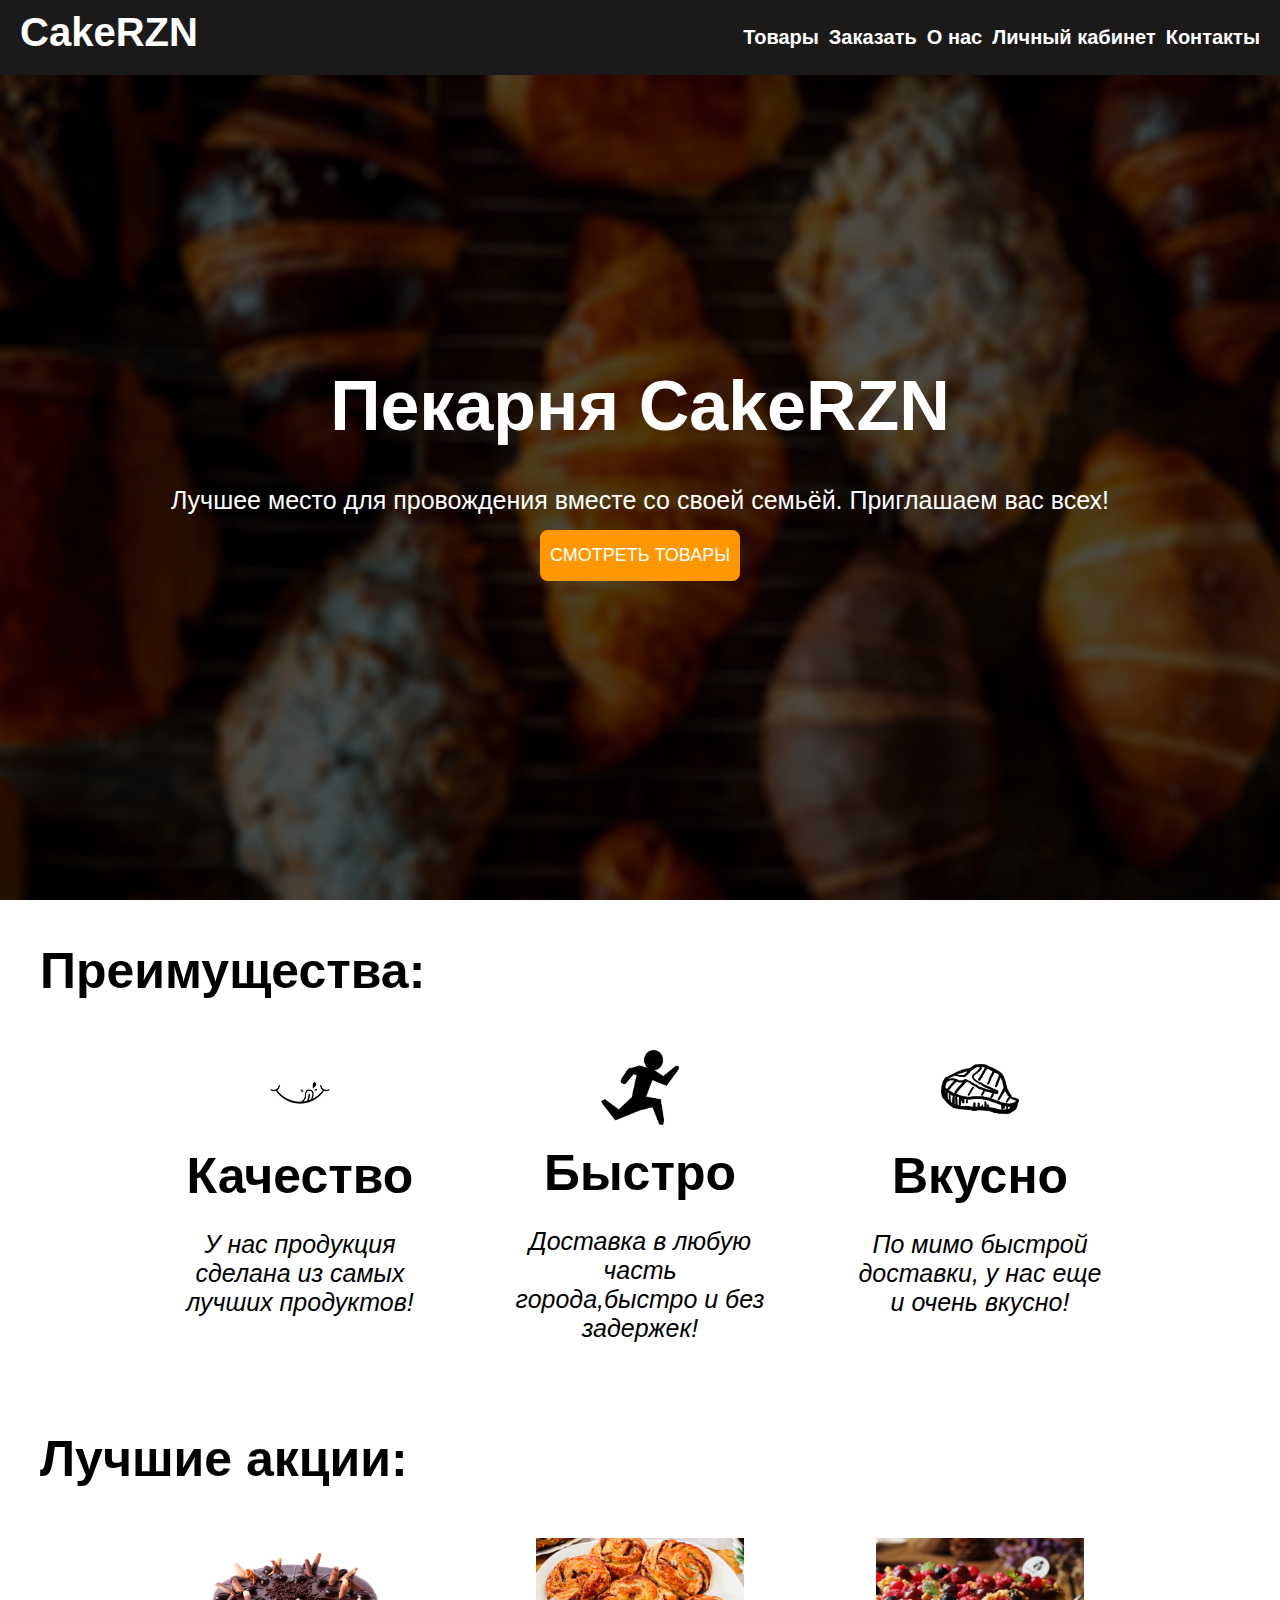
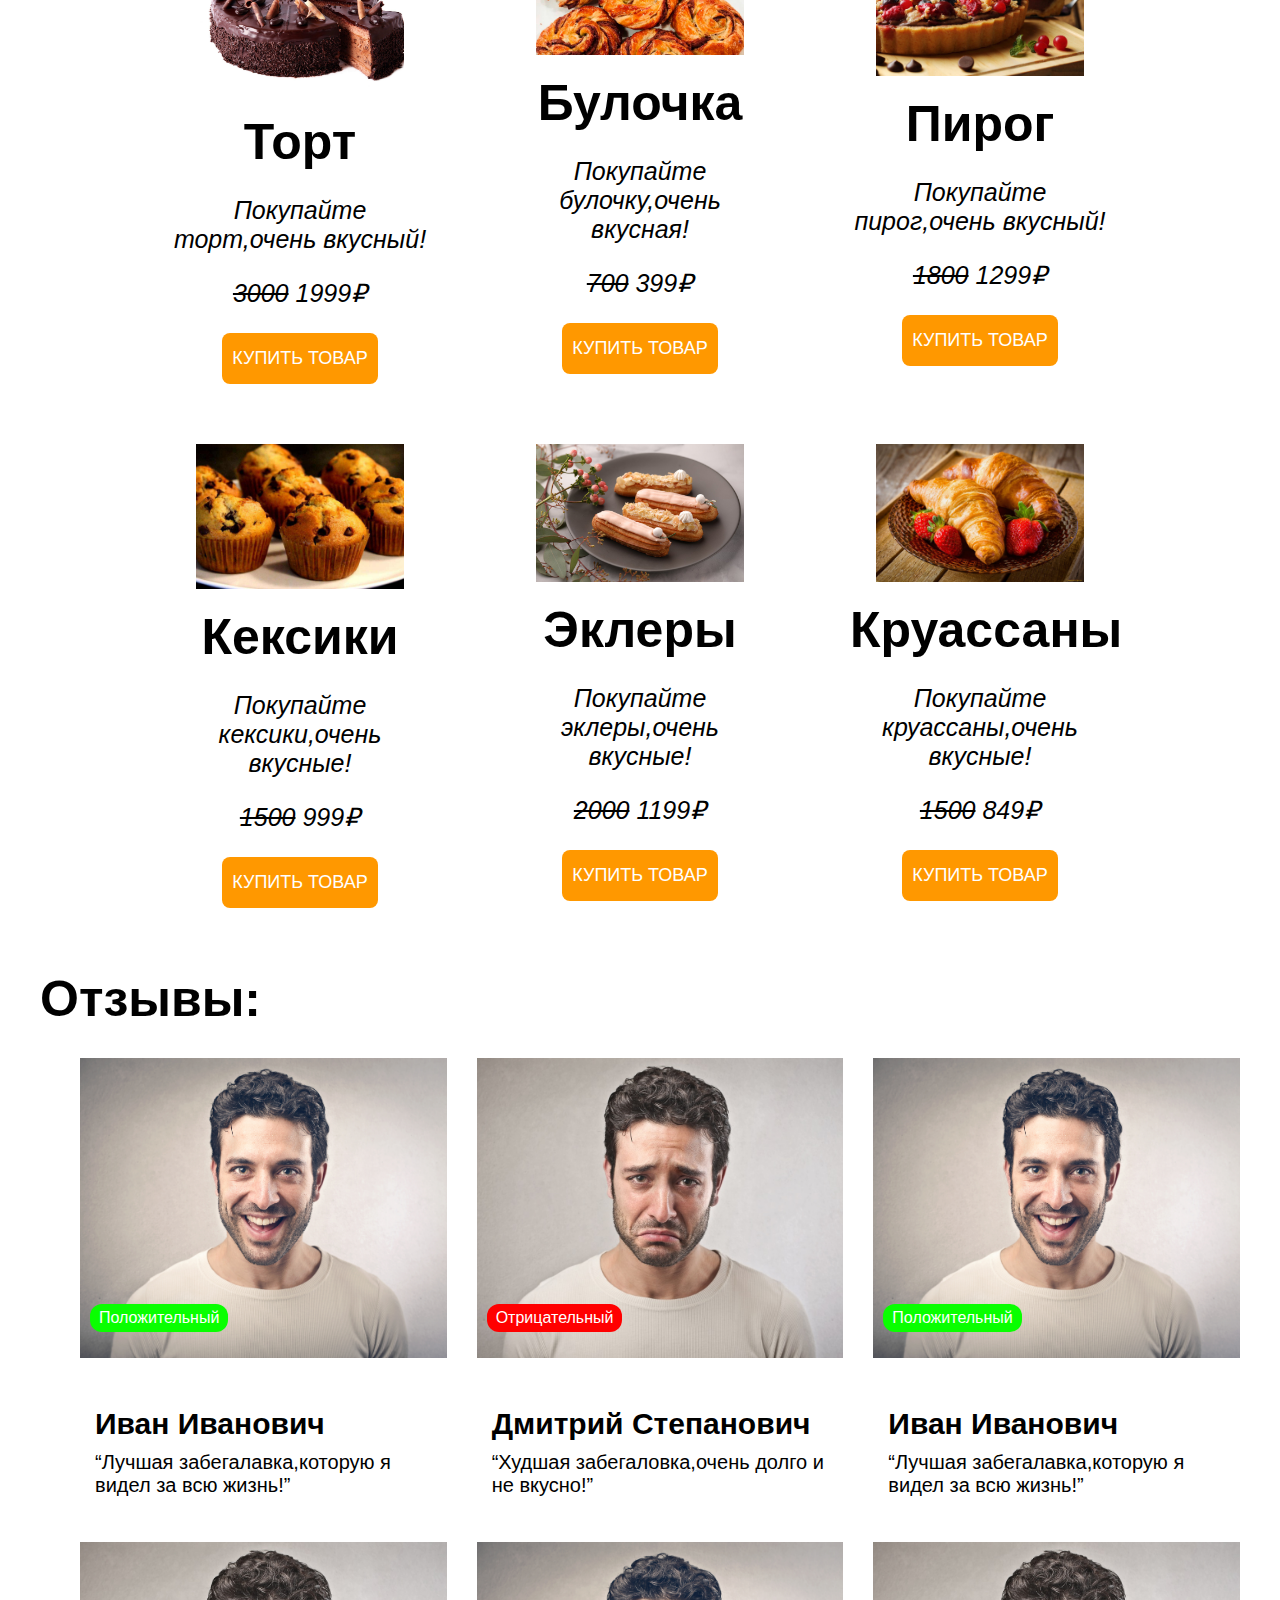
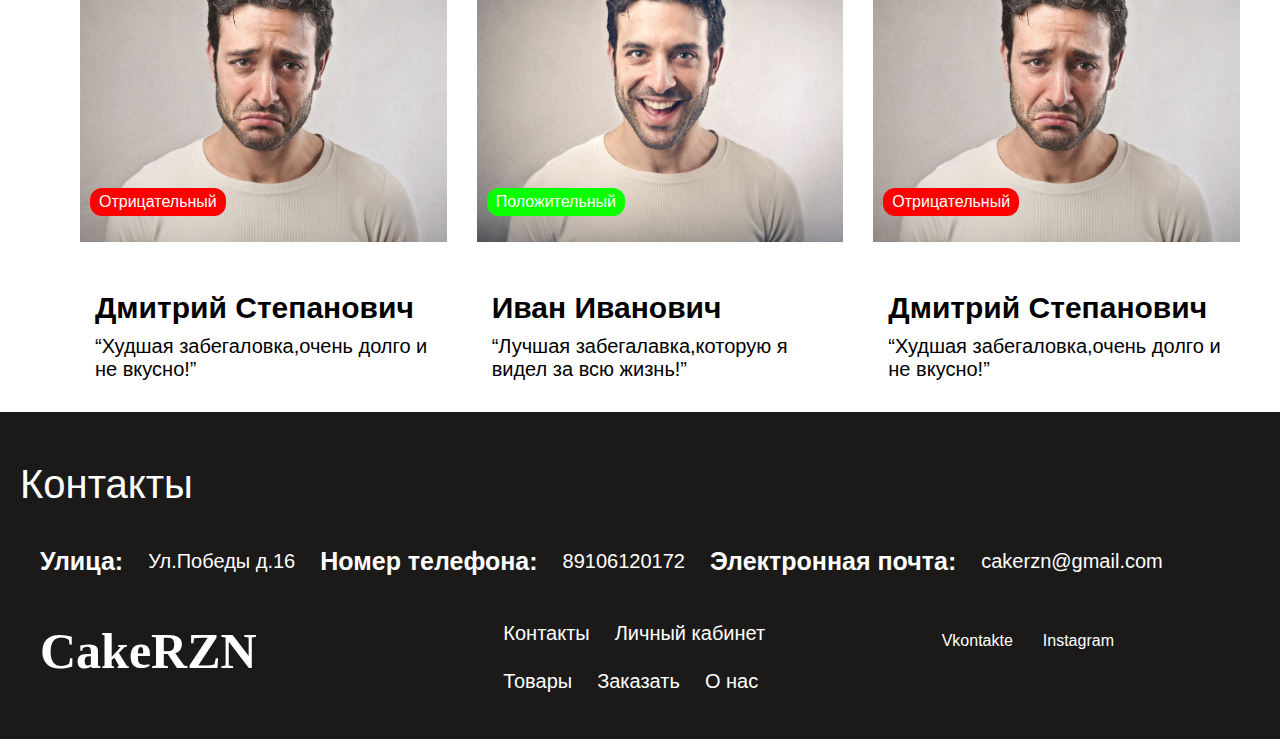
<file: Static/index.html>
<!DOCTYPE html>
    <html lang="en">
        <head>
            <meta charset="UTF-8">
            <meta http-equiv="X-UA-Compatible" content="IE=edge">
            <meta name="viewport" content="width=device-width, initial-scale=1.0">
            <link rel="stylesheet" href="style.css">
            <title>CakeRZN</title>
        </head>
        <body>
            <header class="pgheader">
                <a href="index.html" class="header-logo">CakeRZN</a>
            <nav class="navigation">
             <ul class="ul-list">
                <li><a href="goods.html">Товары</a></li>
                <li><a href="#">Заказать</a></li>
                <li><a href="#">О нас</a></li>
                <li><a href="#">Личный кабинет</a></li>
                <li><a href="#">Контакты</a></li>
            </ul>
            </nav>
            </header>
             <main>
                 <section class="bg">
                    <h1 class="title hero_title">Пекарня CakeRZN</h1>
                    <p class="hero_text">
                        Лучшее место для провождения вместе со своей семьёй.
                        Приглашаем вас всех!
                    </p>
                    <button class="btn">Смотреть товары</button>
                    <img src="img/sto2l.jpg" alt="background" class="stol_bg">
                 </section>
                 <section class="frs">
                  <div class="cnt">
                    <h2 class="htitle">Преимущества:</h2>
                    <ul class="ufr">
                      <li class="fr">
                        <img src="img/quality.jpg" alt="иконка" class="icon" />
                        <h3 class="h3title">Качество</h3>
                        <p class="frtext">
                          У нас продукция сделана из самых лучших продуктов!
                        </p>
                      </li>
                      <li class="fr">
                        <img src="img/fast.png" alt="иконка" class="icon" />
                        <h3 class="h3title">Быстро</h3>
                        <p class="frtext">
                          Доставка в любую часть города,быстро и без задержек!
                        </p>
                      </li>
                      <li class="fr">
                        <img src="img/tasty.png" alt="иконка" class="icon" />
                        <h3 class="h3title">Вкусно</h3>
                        <p class="frtext">
                          По мимо быстрой доставки, у нас еще и очень вкусно!
                        </p>
                      </li>
                    </ul>
                  </div>
                </section>
                <section class="ach">
                    <div class="cnt">
                  <h2 class="htitle">Лучшие акции:</h2>
                    <ul class="ufr">
                      <li class="fr">
                        <img src="img/tortt.jpg" alt="иконка" class="iconn" />
                        <h3 class="h3title">Торт</h2>
                        <p class="frtext">
                          Покупайте торт,очень вкусный!
                        </p>
                        <p class="frtext">
                          <s>3000</s> 1999&#8381;
                        </p>
                        <button class="btn btpr">Купить товар</button>
                      </li>
                      <li class="fr">
                        <img src="img/bulocka.jpg" alt="иконка" class="iconn" />
                        <h3 class="h3title">Булочка</h2>
                        <p class="frtext">
                          Покупайте булочку,очень вкусная!
                        </p>
                        <p class="frtext">
                          <s>700</s> 399&#8381;
                        </p>
                        <button class="btn btpr">Купить товар</button>
                      </li>
                      <li class="fr">
                        <img src="img/pirogg.jpg" alt="иконка" class="iconn" />
                        <h3 class="h3title">Пирог</h2>
                        <p class="frtext">
                          Покупайте пирог,очень вкусный!
                        </p>
                        <p class="frtext">
                          <s>1800</s> 1299&#8381;
                        </p>
                        <button class="btn btpr">Купить товар</button>
                      </li>
                      <li class="fr">
                        <img src="img/keks.jpg" alt="иконка" class="iconn" />
                        <h3 class="h3title">Кексики</h2>
                        <p class="frtext">
                          Покупайте кексики,очень вкусные!
                        </p>
                        <p class="frtext">
                          <s>1500</s> 999&#8381;
                        </p>
                        <button class="btn btpr">Купить товар</button>
                      </li>
                      <li class="fr">
                        <img src="img/ekler.jpg" alt="иконка" class="iconn" />
                        <h3 class="h3title">Эклеры</h2>
                        <p class="frtext">
                          Покупайте эклеры,очень вкусные!
                        </p>
                        <p class="frtext">
                          <s>2000</s> 1199&#8381;
                        </p>
                        <button class="btn btpr">Купить товар</button>
                        <li class="fr">
                          <img src="img/Kryassan.jpg" alt="иконка" class="iconn" />
                          <h3 class="h3title">Круассаны</h2>
                          <p class="frtext">
                            Покупайте круассаны,очень вкусные!
                          </p>
                          <p class="frtext">
                            <s>1500</s> 849&#8381;
                          </p>
                          <button class="btn btpr">Купить товар</button>
                    </ul>
                  </div>
                </section>
                <section class="otziv">
                    <div class="cnt">
                      <h2 class="htitle">Отзывы:</h2>
                      <ul class="frr">
                        <li class="rew">
                          <img src="img/RADCHEL.jpg" alt="чел" class="icons">
                      <div class="textb">
                          <h3 class="rewtitle">Иван Иванович</h3>
                          <span class="rewb ok">Положительный</span>
                          <q class="ottext">Лучшая забегалавка,которую я видел за всю жизнь!</q>
                          </div>
                        </li>
                        <li class="rew">
                          <img src="img/GRYCHEL.jpg" alt="чел" class="icons">
                      <div class="textb">
                          <h3 class="rewtitle">Дмитрий Степанович</h3>
                          <span class="rewb no" >Отрицательный</span>
                          <q class="ottext">Худшая забегаловка,очень долго и не вкусно!</q>
                          </div>
                        </li>
                        <li class="rew">
                          <img src="img/RADCHEL.jpg" alt="чел" class="icons">
                      <div class="textb">
                          <h3 class="rewtitle">Иван Иванович</h3>
                          <span class="rewb ok">Положительный</span>
                          <q class="ottext">Лучшая забегалавка,которую я видел за всю жизнь!</q>
                          </div>
                        </li>
                        <li class="rew">
                          <img src="img/GRYCHEL.jpg" alt="чел" class="icons">
                      <div class="textb">
                          <h3 class="rewtitle">Дмитрий Степанович</h3>
                          <span class="rewb no">Отрицательный</span>
                          <q class="ottext">Худшая забегаловка,очень долго и не вкусно!</q>
                          </div>
                        </li>
                        <li class="rew">
                          <img src="img/RADCHEL.jpg" alt="чел" class="icons">
                      <div class="textb">
                          <h3 class="rewtitle">Иван Иванович</h3>
                          <span class="rewb ok">Положительный</span>
                          <q class="ottext">Лучшая забегалавка,которую я видел за всю жизнь!</q>
                          </div>
                        </li>
                        <li class="rew">
                          <img src="img/GRYCHEL.jpg" alt="чел" class="icons">
                      <div class="textb">
                          <h3 class="rewtitle">Дмитрий Степанович</h3>
                          <span class="rewb no">Отрицательный</span>
                          <q class="ottext">Худшая забегаловка,очень долго и не вкусно!</q>
                          </div>
                        </li>
                      </ul>
                    </div>
                </section>
             </main>
             <footer class="footer">
              <section class="contact">
                <li class="header_logoo">Контакты</li>
                <Ul class="ull">
                    <li class="naz">Улица:</li>
                    <li>Ул.Победы д.16</li>
                    <li class="naz">Номер телефона:</li>
                    <li>89106120172</li>
                    <li class="naz">Электронная почта:</li>
                    <li>cakerzn@gmail.com</li>
                </Ul>
            </li>
             </section>
                <div class="contr">
                  <ul class="main-row">
                    <li><a href="index.html" class="header_logo">CakeRZN</a></li>
                    <li>
                      <ul class="pagelist">
                        <li><a href="goods.html">Товары</a></li>
                        <li><a href="order.html">Заказать</a></li>
                        <li><a href="about.html">О нас</a></li>
                        <li><a href="contacts.html">Контакты</a></li>
                        <li><a href="profile.html">Личный кабинет</a></li>
                      </ul>
                    </li>
                    <li>
                      <ul class="soc">
                        <li><a href="#">Vkontakte</a></li>
                        <li><a href="#">Instagram</a></li>
                      </ul>
                    </li>
                  </ul>
                </div>
              </footer>
        </body>
    </html>
</file>
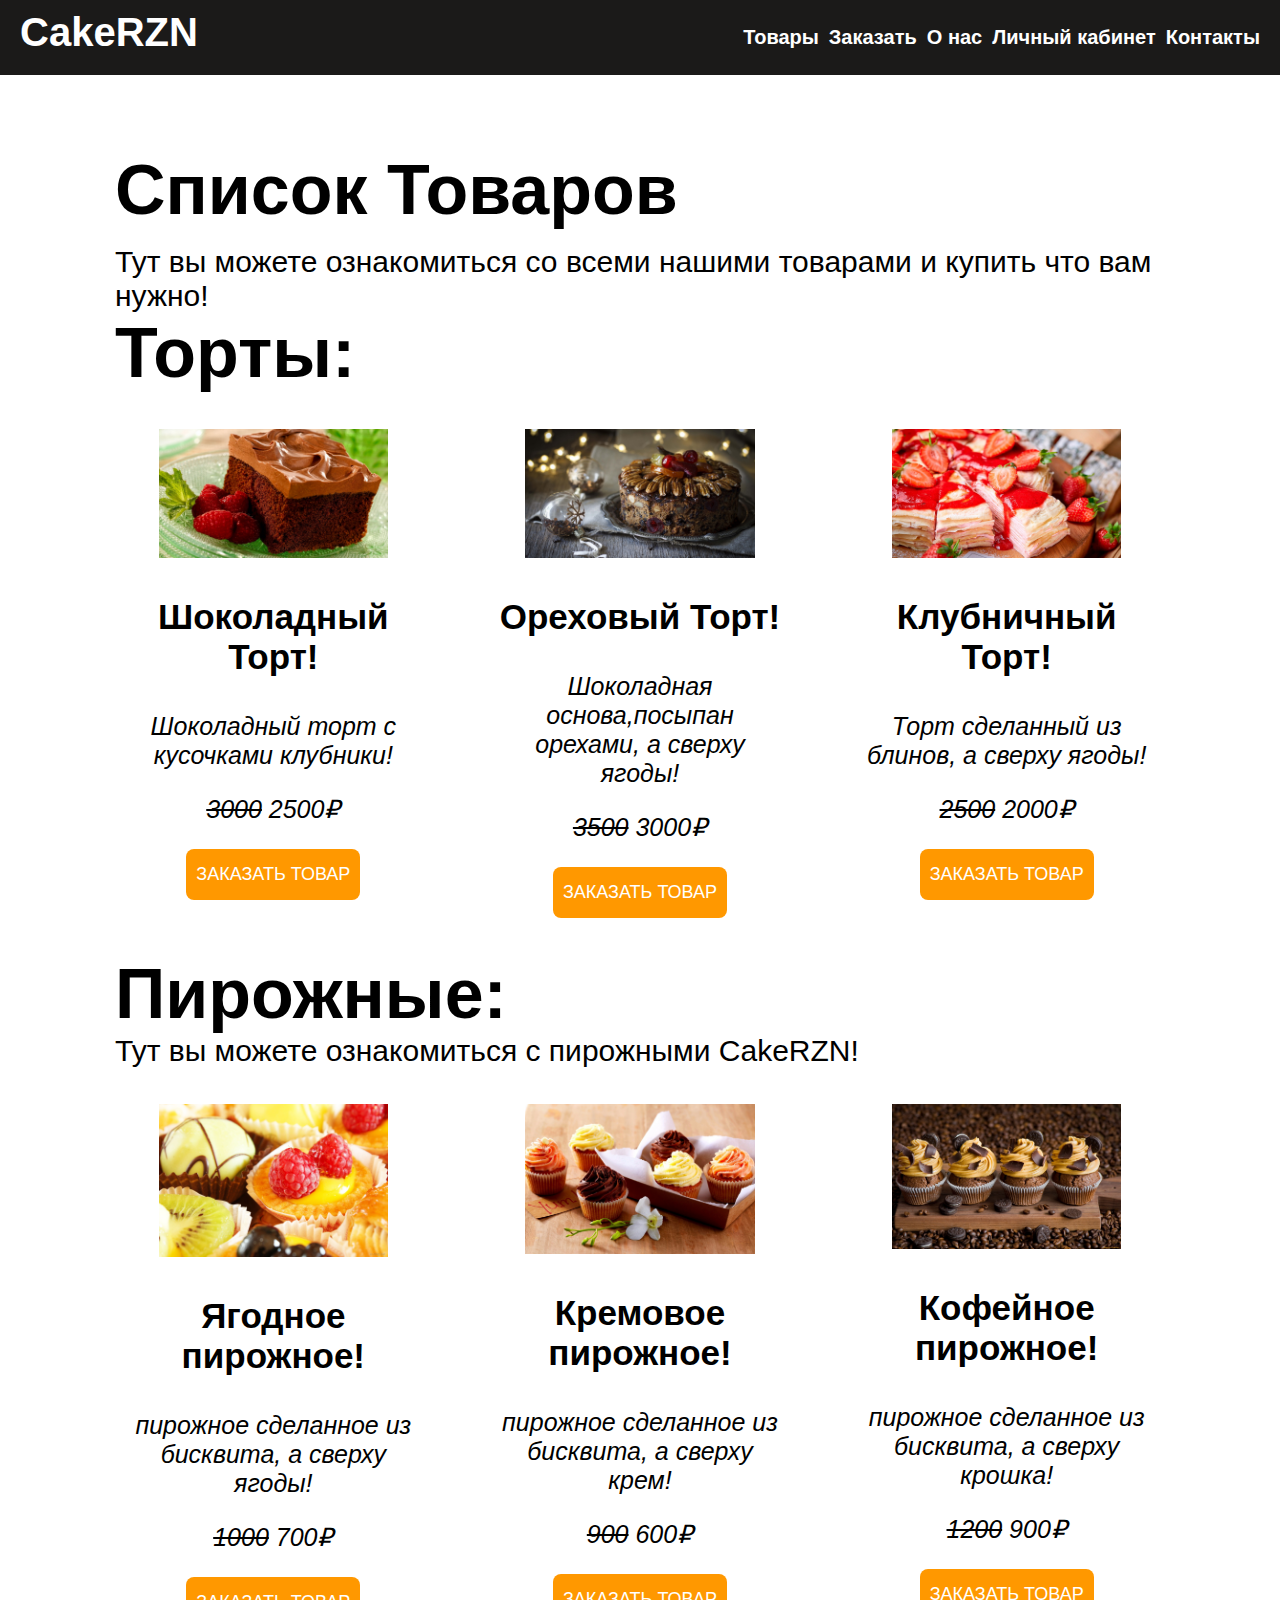
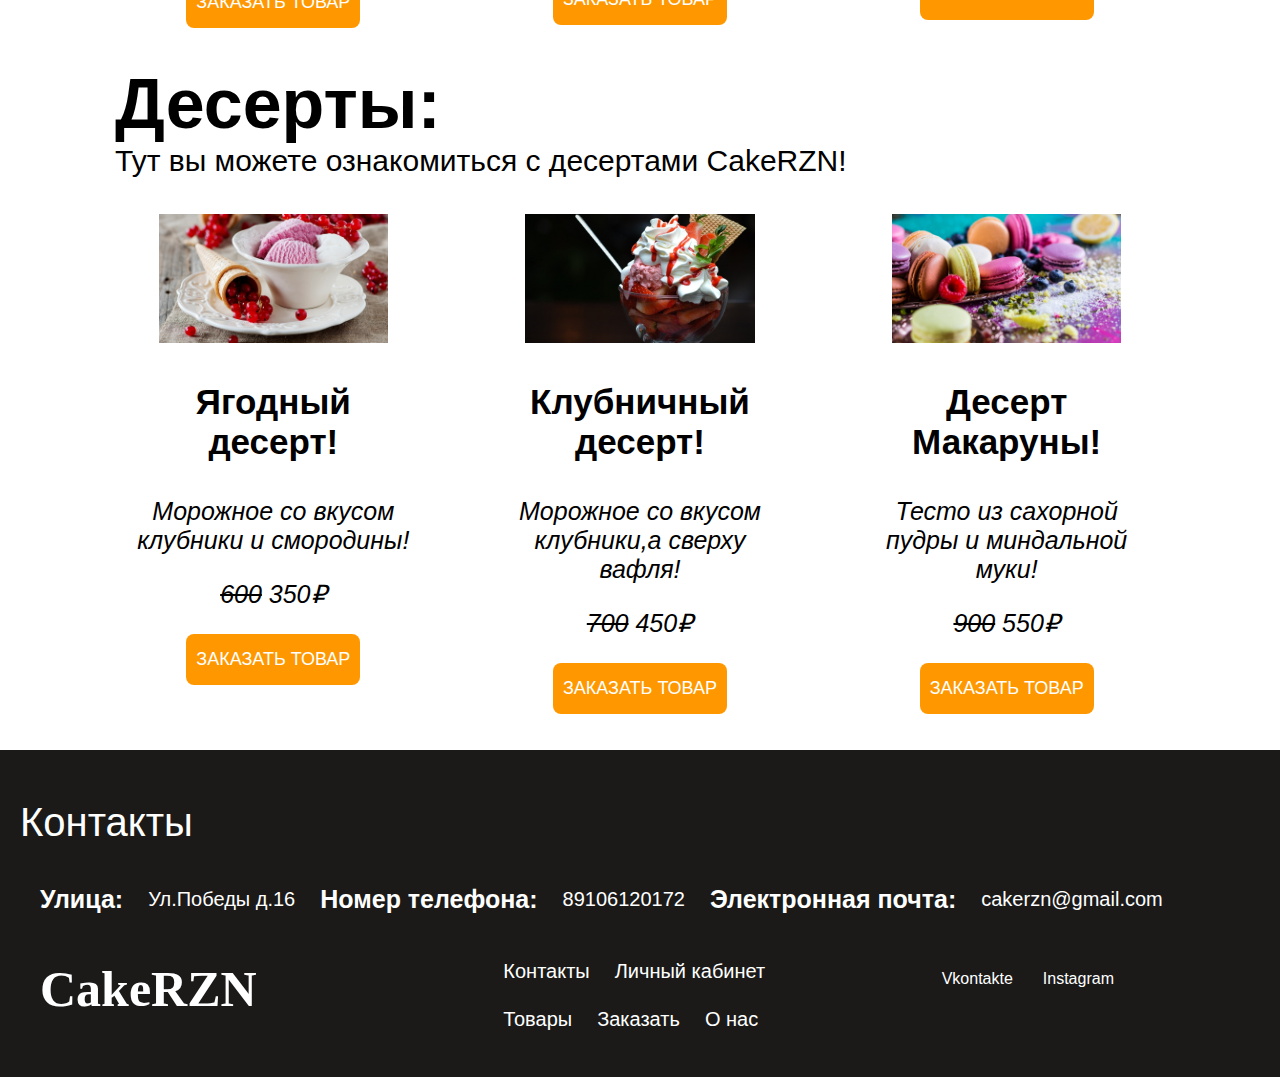
<file: Static/goods.html>
<!DOCTYPE html>
<html lang="ru">
    <head>
        <meta charset="UTF-8">
        <meta http-equiv="X-UA-Compatible" content="IE=edge">
        <meta name="viewport" content="width=device-width, initial-scale=1.0">
        <link rel="stylesheet" href="style.css">
        <title>CakeRZN</title>
    </head>
    <body>
    <main>
        <header class="pgheader">
            <a href="index.html" class="header-logo">CakeRZN</a>
        <nav class="navigation">
         <ul class="ul-list">
            <li><a href="goods.html">Товары</a></li>
            <li><a href="#">Заказать</a></li>
            <li><a href="#">О нас</a></li>
            <li><a href="#">Личный кабинет</a></li>
            <li><a href="#">Контакты</a></li>
        </ul>
        </nav>
        </header>
        <section class="h-2">
          <div class="cntt">
            <div class="h2-i">
                <h1 class="title h1-2">Список Товаров</h1>
                <p1 class="p1-222">Тут вы можете ознакомиться со всеми нашими товарами и купить что вам нужно!</p1>
          </div>
          </div>
        </section>
        <section class="arh">
            <h1 class="title h1-22">Торты:</h1>
              <ul class="ufr">
                <li class="fr">
                  <img src="img/tort1.jpg" alt="иконка" class="iconn" />
                  <h3 class="h33title">Шоколадный Торт!</h2>
                  <p class="frtext">
                    Шоколадный торт с кусочками клубники!
                  </p>
                  <p class="frtext">
                    <s>3000</s> 2500&#8381;
                  </p>
                  <button class="btn btpr">Заказать товар</button>
                </li>
                <li class="fr">
                  <img src="img/tort2.jpg" alt="иконка" class="iconn" />
                  <h3 class="h33title">Ореховый Торт!</h2>
                  <p class="frtext">
                    Шоколадная основа,посыпан орехами, а сверху ягоды!
                  </p>
                  <p class="frtext">
                    <s>3500</s> 3000&#8381;
                  </p>
                  <button class="btn btpr">Заказать товар</button>
                </li>
                <li class="fr">
                  <img src="img/101.jpg" alt="иконка" class="iconn" />
                  <h3 class="h33title">Клубничный Торт!</h2>
                  <p class="frtext">
                    Торт сделанный из блинов, а сверху ягоды!
                  </p>
                  <p class="frtext">
                    <s>2500</s> 2000&#8381;
                  </p>
                  <button class="btn btpr">Заказать товар</button>
                </li>
                </ul>
        </section>
        <section class="arh">
          <h1 class="title h1-22">Пирожные:</h1>
          <div class="cntt">
          <p1 class="p1-222">Тут вы можете ознакомиться с пирожными CakeRZN!</p1>
          </div>
          <ul class="ufr">
            <li class="fr">
              <img src="img/pir1.jpg" alt="иконка" class="iconn" />
                  <h3 class="h33title">Ягодное пирожное!</h2>
                  <p class="frtext">
                    пирожное сделанное из бисквита, а сверху ягоды!
                  </p>
                  <p class="frtext">
                    <s>1000</s> 700&#8381;
                  </p>
                  <button class="btn btpr">Заказать товар</button>
            </li>
            <li class="fr">
              <img src="img/pir2.jpg" alt="иконка" class="iconn" />
                  <h3 class="h33title">Кремовое пирожное!</h2>
                  <p class="frtext">
                    пирожное сделанное из бисквита, а сверху крем!
                  </p>
                  <p class="frtext">
                    <s>900</s> 600&#8381;
                  </p>
                  <button class="btn btpr">Заказать товар</button>
            </li>
            <li class="fr">
              <img src="img/pir3.jpg" alt="иконка" class="iconn" />
                  <h3 class="h33title">Кофейное пирожное!</h2>
                  <p class="frtext">
                    пирожное сделанное из бисквита, а сверху крошка!
                  </p>
                  <p class="frtext">
                    <s>1200</s> 900&#8381;
                  </p>
                  <button class="btn btpr">Заказать товар</button>
            </li>
            </ul>
          </section>
            <section class="arh">
              <h1 class="title h1-22">Десерты:</h1>
              <div class="cntt">
              <p1 class="p1-222">Тут вы можете ознакомиться с десертами CakeRZN!</p1>
          </div>
              <ul class="ufr">
              <li class="fr">
                <img src="img/dis11.jpg" alt="иконка" class="iconn" />
                    <h3 class="h33title">Ягодный десерт!</h2>
                    <p class="frtext">
                      Морожное со вкусом клубники и смородины!
                    </p>
                    <p class="frtext">
                      <s>600</s> 350&#8381;
                    </p>
                    <button class="btn btpr">Заказать товар</button>
              </li>
              <li class="fr">
                <img src="img/dis2.jpg" alt="иконка" class="iconn" />
                    <h3 class="h33title">Клубничный десерт!</h2>
                    <p class="frtext">
                      Морожное со вкусом клубники,а сверху вафля!
                    </p>
                    <p class="frtext">
                      <s>700</s> 450&#8381;
                    </p>
                    <button class="btn btpr">Заказать товар</button>
              </li>
              <li class="fr">
                <img src="img/dis3.jpg" alt="иконка" class="iconn" />
                    <h3 class="h33title">Десерт Макаруны!</h2>
                    <p class="frtext">
                      Тесто из сахорной пудры и миндальной муки!
                    </p>
                    <p class="frtext">
                      <s>900</s> 550&#8381;
                    </p>
                    <button class="btn btpr">Заказать товар</button>
              </li>
            </ul>
            </section>
    </main>
    <footer class="footer">
        <section class="contact">
          <li class="header_logoo">Контакты</li>
          <Ul class="ull">
              <li class="naz">Улица:</li>
              <li>Ул.Победы д.16</li>
              <li class="naz">Номер телефона:</li>
              <li>89106120172</li>
              <li class="naz">Электронная почта:</li>
              <li>cakerzn@gmail.com</li>
          </Ul>
      </li>
       </section>
          <div class="contr">
            <ul class="main-row">
              <li><a href="index.html" class="header_logo">CakeRZN</a></li>
              <li>
                <ul class="pagelist">
                  <li><a href="goods.html">Товары</a></li>
                  <li><a href="order.html">Заказать</a></li>
                  <li><a href="about.html">О нас</a></li>
                  <li><a href="contacts.html">Контакты</a></li>
                  <li><a href="profile.html">Личный кабинет</a></li>
                </ul>
              </li>
              <li>
                <ul class="soc">
                  <li><a href="#">Vkontakte</a></li>
                  <li><a href="#">Instagram</a></li>
                </ul>
              </li>
            </ul>
          </div>
        </footer>
  </body>
</html>
</file>
<file: Static/style.css>
body{
    margin: 0;
    color: white;
    font-family: 'Segoe UI', Tahoma, Verdana, sans-serif;
}

.navigation {
    list-style-type: none;
    margin-left: auto;
}

a {
    color: white;
    text-decoration: none;
}

header {
    display: flex;
    flex-direction: row;
    height: 35px;
    background-color: #1b1a19; 
}

li {
    display: inline-block;
}

ul {
    list-style: none;
}

.ul-list {
    display: flex;
    align-items: center;
    gap: 10px;
    font-size: 20px;
    font-weight: bold;
}

.header-logo {
    display: flex;
    align-items: center;
    font-size: 40px;
    margin-bottom: 10px;
    font-weight: bold;
}

.pgheader {
    z-index: 100;
    position: fixed;
    top: 0;
    right: 0;
    left: 0;
    display: flex;
    justify-content: space-between;
    align-items: center;
    padding: 20px;
}

.bg {
    position: relative;
    height: 100vh;
    display: flex;
    justify-content: center;
    align-items: center;
    flex-direction: column;
    color: white;
    text-align: center;
}

.title {
    margin-bottom: 20px;
}

.stol_bg {
    position: absolute;
    width: 100%;
    height: 100%;
    object-fit: cover;
    z-index: -1;
    top: 0;
    right: 0;
    bottom: 0;
    left: 0;
    filter: brightness(0.3);
}

.btn {
    display: inline-flex;
    justify-content: center;
    align-items: center;
    text-align: center;
    padding: 15px 10px;
    font-size: 18px;
    border-radius: 8px;
    border: none;
    text-transform: uppercase;
    background: #FF9800;
    color: white;
    cursor: pointer;
    transition: 0.2s ease;
}

.hero_text {
    margin-bottom: 15px;
    font-size: 25px;
}

.title {
    font-size: 70px;
}

.hero_title {
    margin-bottom: 15px;
}

.header_logo {
    font-size: 50px;
    font-weight: bold;
    margin-right: auto;
    font-family: 'Times New Roman', Times, serif;
}

.main-row {
    display: grid;
    grid-template-columns: repeat(auto-fit, minmax(300px, 1fr));
    gap: 30px;
}

.footer {
    padding: 30px 0;
    background: var(--block-bg);
    margin-top: auto;
    background-color: #1b1a19;
}

.pagelist {
    display: flex;
    align-items: center;
    flex-wrap: wrap-reverse;
    gap: 25px;
    font-size: 20px;
}

.soc {
    display: flex;
    flex-wrap: wrap;
}

.soc li {
    margin: 10px;
}

  
.soc a {
    padding: 5px;
    border-radius: 5px;
}

.ull {
    color: white;
    display: flex;
    align-items: center;
    flex-wrap: wrap-reverse;
    gap: 25px;
    font-size: 20px;
}

.naz {
    font-weight: bold;
    font-size: 25px;
}

.contact {
    margin-bottom: 80px;
    height: 100px;
}

.header_logoo {
    font-size: 40px;
    margin-bottom: 20px;
    color: white;
    display: flex;
    align-items: center;
    gap: 20px;
    padding: 20px;
}

.frs {
    color: black;
    background-color: white;
}

.ufr {
    padding: 0px 100px;
    display: grid;
    gap: 20px;
    grid-template-columns: repeat(auto-fit, minmax(300px, 1fr));
}

.icon {
    width: 30%;
}

.h3title {
    margin-bottom: 15px;
    font-size: 50px;
    margin-top: 15px;
}

.frtext {
    font-size: 25px;
    font-style: italic;
}

.fr {
  text-align: center;
  border: 2px;
  border-radius: 5px;
  padding: 20px 30px;
}

.cnt {
    max-width: 1200px;
    padding: 0 15px;
    margin: 0 auto;
}

.htitle {
    font-size: 50px;
    margin-bottom: 30px;
}

.ach {
    color: black;
    background-color: white;
}

.iconn {
    width: 80%;
}

.otziv {
    color: black;
    background-color: white;
}

.frr {
    display: grid;
    grid-template-columns: repeat(auto-fit, minmax(300px, 1fr));
    gap: 30px;
}

.icons {
    width: 100%;
    height: 300px;
    object-fit: cover;
}

.rewb {
    position: absolute;
    bottom: 180px;
    left: 10px;
    color: white;
    padding: 5px 9px;
    border-radius: 12px;
}
.no {
    background-color: red;
}

.ok {
    background-color: rgb(9, 255, 0);
}

.textb {
    padding: 15px;
}

.rew {
    position: relative;
}

.rewtitle {
    margin-bottom: 10px;
    font-size: 30px;
}

.ottext {
    font-size: 20px;
}

.h-2 {
    margin-top: 150px;
    color: black;
}

.h1-2 {
    margin-bottom: 15px;
}

.p1-2 {
    margin-bottom: 25px;
    font-size: 20px;
}

.frtext {
    color: black;
}

.h33title {
    color: black;
    font-size: 35px;
}

.h1-22 {
    color: black;
    margin-top: 10px;
    max-width: 1200px;
    padding: 0 15px;
    margin: 0 100px;
}

.cntt {
    max-width: 1200px;
    padding: 0 15px;
    margin: 0 100px;
}

.p1-222 {
    margin-bottom: 25px;
    font-size: 30px;
    color: black;
}
</file>
